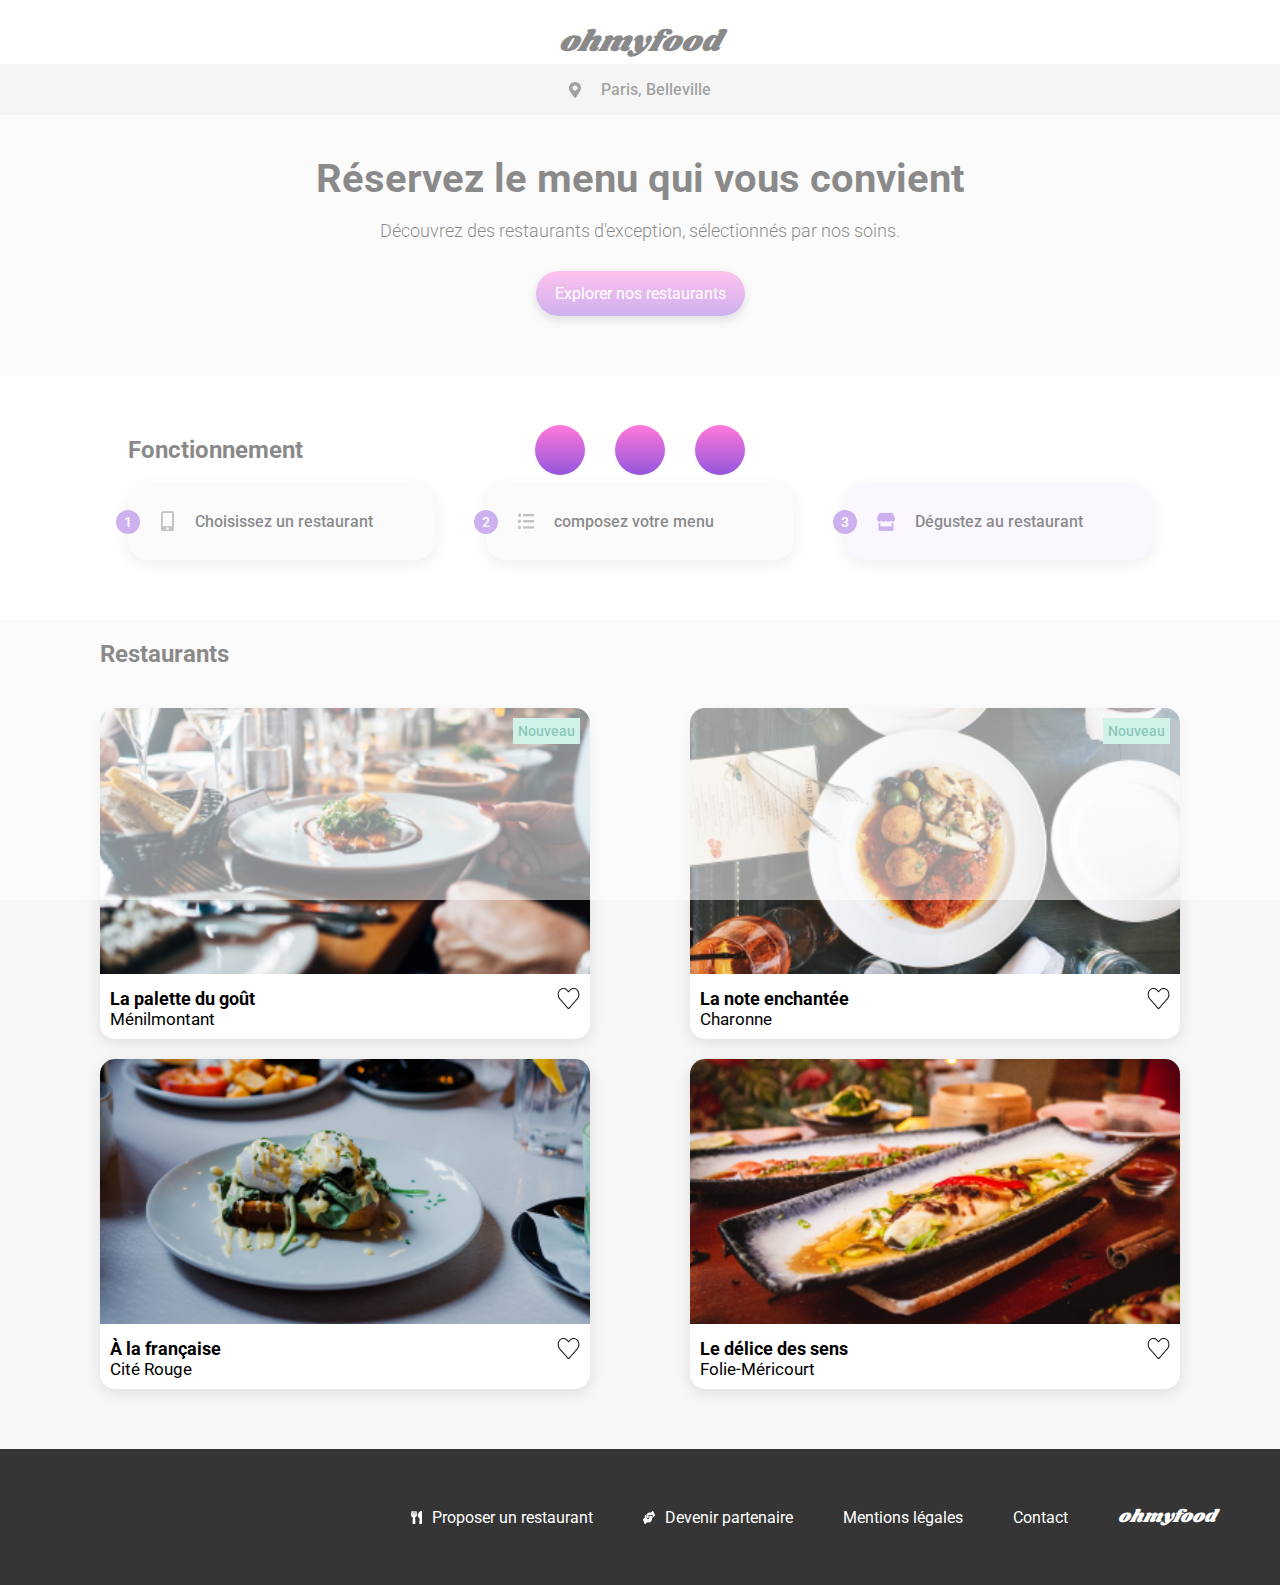
<file: index.html>
<!DOCTYPE html>
<html lang="en">
<head>
    <meta charset="UTF-8">
    <meta http-equiv="X-UA-Compatible" content="IE=edge">
    <meta name="viewport" content="width=device-width, initial-scale=1.0">
    <link rel="stylesheet" href="./Ohmyfood-main/css/style.css">
    <title>Ohmyfood</title>
</head>
<body>
    <div class="loader">
        <div class="dot un"></div>
        <div class="dot deux"></div>
        <div class="dot trois"></div>
    </div>
    <header>
        <h1>ohmyfood</h1>
    </header>
    <section class="section-1">
        <div class="section1-div1">
            <img src="./Ohmyfood-main/images/Pin.png" alt="localisation">
            <p>Paris, Belleville</p>
        </div>
        <div class="section1-div2">
            <h2 class="nomarge">Réservez le menu qui  vous convient</h2>
            <p>Découvrez des restaurants d'exception, sélectionnés par nos soins.</p>
            <a href="">Explorer nos restaurants</a>  
        </div>
    </section>
    <section class="section-2">
        <h2>Fonctionnement</h2>
        <div class="container-s2">
            <div>
                <p class="number">1</p>
                <img src="./Ohmyfood-main/images/mobile.png" alt="Mobile">
                <p>Choisissez un restaurant</p>
            </div>
            <div>
                <p class="number">2</p>
                <img src="./Ohmyfood-main/images/liste.png" alt="Liste">
                <p>composez votre menu</p>
            </div>
            <div>
                <p class="number">3</p>
                <img src="./Ohmyfood-main/images/market.png" alt="Market">
                <p>Dégustez au restaurant</p>
            </div>
        </div>
    </section>
    <section class="section-3">
        <h2 class="titre-section-3">Restaurants</h2>

    <div class="container-section3">
        <div class="container-card-section-3">
            <a href="./Ohmyfood-main/Menus/palette-goût.html">
                <div class="position-abso">
                    <p>Nouveau</p>
                </div>
                <img class="plat" src="./Ohmyfood-main/images/la-palette-du-gout.png" alt="plat">

                <div class="card-container">
                    <div>
                        <h2>La palette du goût</h2>
                        <p>Ménilmontant</p>
                    </div>
                    <div class="heart">
                        <img class="heart-visible" src="./Ohmyfood-main/images/heart-empty.png" alt="">
                        <img class="heart-hidden" src="./Ohmyfood-main/images/heart-full.png" alt="">
                    </div>
                </div>
            </a>
        </div>


        <div  class="container-card-section-3">
            <a href="./Ohmyfood-main/Menus/note-enchantée.html">
                <div class="position-abso">
                    <p>Nouveau</p>
                </div>
                <img class="plat" src="./Ohmyfood-main/images/la-note-enchantée.png" alt="plat">

                <div class="card-container">
                    <div >
                        <h2>La note enchantée</h2>
                        <p>Charonne</p>
                    </div>
                    <div class="heart">
                        <img class="heart-visible" src="./Ohmyfood-main/images/heart-empty.png" alt="">
                        <img class="heart-hidden" src="./Ohmyfood-main/images/heart-full.png" alt="">
                    </div>
                </div>
            </a>
        </div>


        <div class="container-card-section-3">
            <a href="./Ohmyfood-main/Menus/française.html">
                <img class="plat" src="./Ohmyfood-main/images/à-la-française.png" alt="plat">

                <div class="card-container">
                    <div>
                        <h2>À la française</h2>
                        <p>Cité Rouge</p>
                    </div>
                    <div class="heart">
                        <img class="heart-visible" src="./Ohmyfood-main/images/heart-empty.png" alt="">
                        <img class="heart-hidden" src="./Ohmyfood-main/images/heart-full.png" alt="">
                    </div>
                </div>
            </a>   
        </div>


        <div class="container-card-section-3">
            <a href="./Ohmyfood-main/Menus/délice-des-sens.html">
                <img class="plat" src="./Ohmyfood-main/images/le-délice-des-sens.png" alt="plat">

                <div class="card-container">
                    <div>
                        <h2>Le délice des sens</h2>
                        <p>Folie-Méricourt</p>
                    </div>
                    <div class="heart">
                        <img class="heart-visible" src="./Ohmyfood-main/images/heart-empty.png" alt="">
                        <img class="heart-hidden" src="./Ohmyfood-main/images/heart-full.png" alt="">
                    </div>
                </div>
            </a>
        </div>
    </div>

    </section>
 
    <footer>
            <div class="footer">
                <h3>ohmyfood</h3>
                <div class="logo">
                    <img src="./Ohmyfood-main/images/couteau-fourchette.png" alt="couteau-fourchette"> <p>Proposer un restaurant</p>
                </div>
                <div class="logo">
                    <img src="./Ohmyfood-main/images/Main.png" alt="Main"> <p>Devenir partenaire</p>
                </div>
                <p>Mentions légales </p>
                <p><a class="mailto" href="mailto:ohmyfood@hotmail.com" >Contact</a> </p>
        </div>
    </footer>
</body>
</html>
</file>
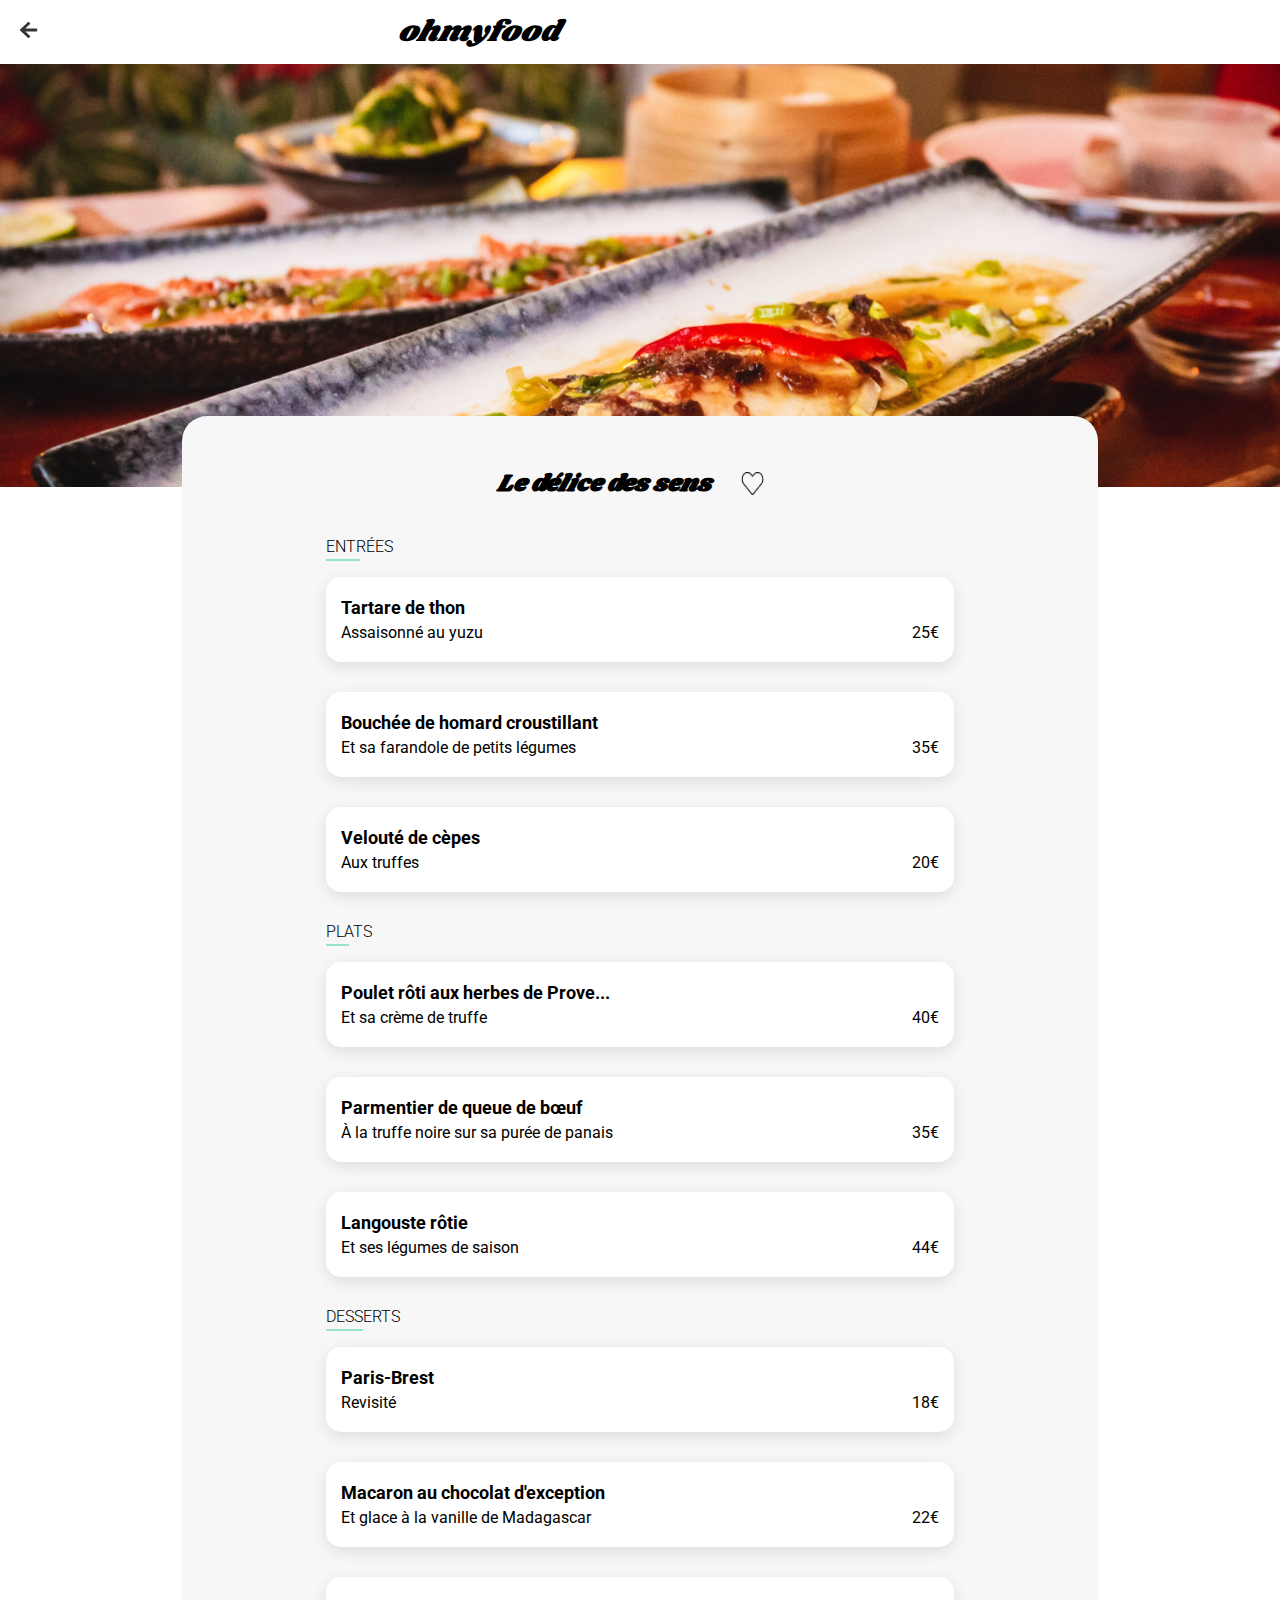
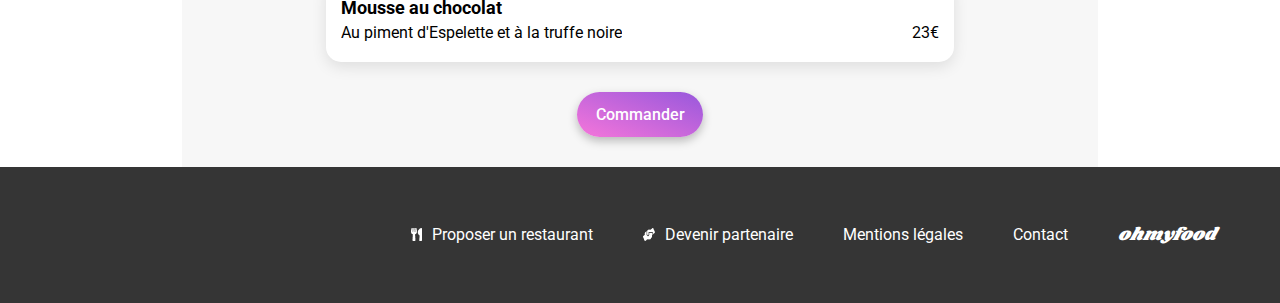
<file: Ohmyfood-main/Menus/délice-des-sens.html>
<!DOCTYPE html>
<html lang="en">
<head>
    <meta charset="UTF-8">
    <meta http-equiv="X-UA-Compatible" content="IE=edge">
    <meta name="viewport" content="width=device-width, initial-scale=1.0">
    <link rel="stylesheet" href="../css/style-menu.css">
    <title>Le délice des sens</title>
</head>
<body id="delice">
    <header>
        <div>
            <a href="../../index.html">
                <img src="../images/Fleche.png" alt="retour">
            </a>
        </div>
        <h1>ohmyfood</h1>
    </header>
    <section class="presentation"> 
        <img src="../images/le-délice-des-sens.png" alt="">
    </section>
    <section class="contenu">
        <div class="header-contenu">
            <h2>Le délice des sens</h2>
            <div class="heart">
                <img class="heart-visible" src="../images/heart-empty.png" alt="">
                <img class="heart-hidden" src="../images/heart-full.png" alt="">
            </div>
        </div>

        <div class="entrer">

        <h3>Entrées</h3>

        <div class="card-container">
            <div class="card-visible">
                <div  class="hoverflow">
                    <h4>Tartare de thon</h4>
                    <p>Assaisonné au yuzu</p>
                </div>
                <div class="prix"> 
                    <p>25€</p>
                </div>
            </div>
            <div class="div-hide">
                <img src="../images/Check.png" alt="">
            </div>
        </div>

        <div class="card-container">
            <div class="card-visible">
                <div  class="hoverflow">
                    <h4>Bouchée de homard croustillant</h4>
                    <p>Et sa farandole de petits légumes</p>
                </div>
                <div class="prix"> 
                    <p>35€</p>
                </div>
            </div>
            <div class="div-hide">
                <img src="../images/Check.png" alt="">
            </div>
        </div>

        <div class="card-container">
            <div class="card-visible">
                <div  class="hoverflow">
                    <h4>Velouté de cèpes</h4>
                    <p>Aux truffes</p>
                </div>
                <div class="prix"> 
                    <p>20€</p>
                </div>
            </div>
            <div class="div-hide">
                <img src="../images/Check.png" alt="">
            </div>
        </div>
    </div>

    <div class="middle">

        <h3 class="plats">Plats</h3>

        <div class="card-container">
            <div class="card-visible">
                <div  class="hoverflow">
                    <h4>Poulet rôti aux herbes de Prove...</h4>
                    <p>Et sa crème de truffe</p>
                </div>
                <div class="prix"> 
                    <p>40€</p>
                </div>
            </div>
            <div class="div-hide">
                <img src="../images/Check.png" alt="">
            </div>
        </div>

        <div class="card-container">
            <div class="card-visible">
                <div  class="hoverflow">
                    <h4> Parmentier de queue de bœuf </h4>
                    <p> À la truffe noire sur sa purée de panais</p>
                </div>
                <div class="prix"> 
                    <p>35€</p>
                </div>
            </div>
            <div class="div-hide">
                <img src="../images/Check.png" alt="">
            </div>
        </div>
        
        <div class="card-container">
            <div class="card-visible">
                <div  class="hoverflow">
                    <h4>Langouste rôtie</h4>
                    <p>Et ses légumes de saison</p>
                </div>
                <div class="prix"> 
                    <p>44€</p>
                </div> 
            </div>
            <div class="div-hide">
                <img src="../images/Check.png" alt="">
            </div>
        </div>
    </div>

    <div class="desserts">

        <h3>Desserts</h3>

        <div class="card-container">
            <div class="card-visible">
                <div  class="hoverflow">
                    <h4>Paris-Brest</h4>
                    <p>Revisité</p>
                </div>
                <div class="prix"> 
                    <p>18€</p>
                </div>
            </div>
            <div class="div-hide">
                <img src="../images/Check.png" alt="">
            </div>
        </div>

        <div class="card-container">
            <div class="card-visible">
                <div  class="hoverflow">
                    <h4> Macaron au chocolat d'exception </h4>
                    <p>Et glace à la vanille de Madagascar</p>
                </div>
                <div class="prix"> 
                    <p>22€</p>
                </div>
            </div>
            <div class="div-hide">
                <img src="../images/Check.png" alt="">
            </div>
        </div>

        <div class="card-container">
            <div class="card-visible">
                <div  class="hoverflow">
                    <h4> Mousse au chocolat</h4>
                    <p>Au piment d'Espelette et à la truffe noire</p>
                </div>
                <div class="prix"> 
                    <p>23€</p>
                </div>
            </div>
            <div class="div-hide">
                <img src="../images/Check.png" alt="">
            </div>
        </div>

        <div class="button">
            <button>Commander</button>
        </div>
    </div>

    </section>
    <footer>
        <div class="footer">
            <h3>ohmyfood</h3>
            <div class="logo">
                <img src="../images/couteau-fourchette.png" alt="couteau-fourchette"> <p>Proposer un restaurant</p>
            </div>
            <div class="logo">
                <img src="../images/Main.png" alt="Main"> <p>Devenir partenaire</p>
            </div>
            <p>Mentions légales </p>
            <p><a class="mailto" href="mailto:ohmyfood@hotmail.com" >Contact</a> </p>    </div>
</footer>
</body>
</html>
</file>
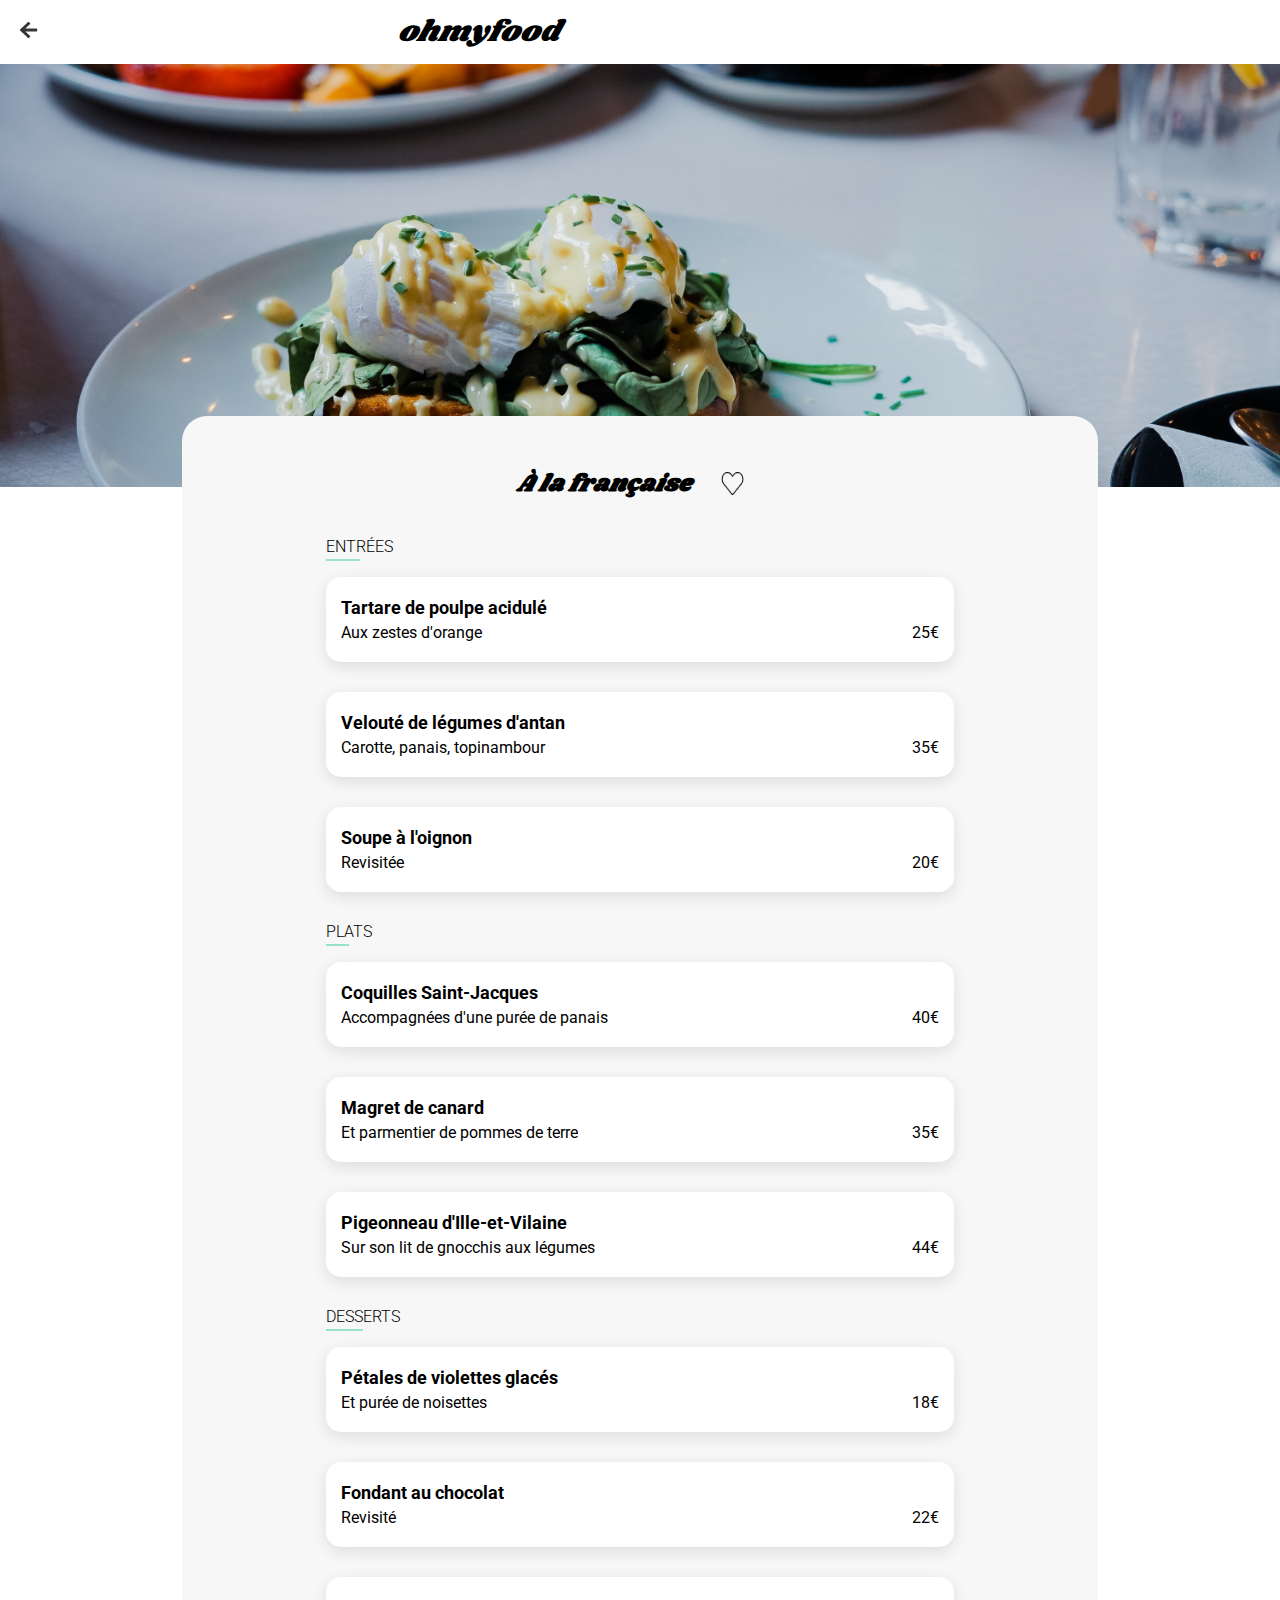
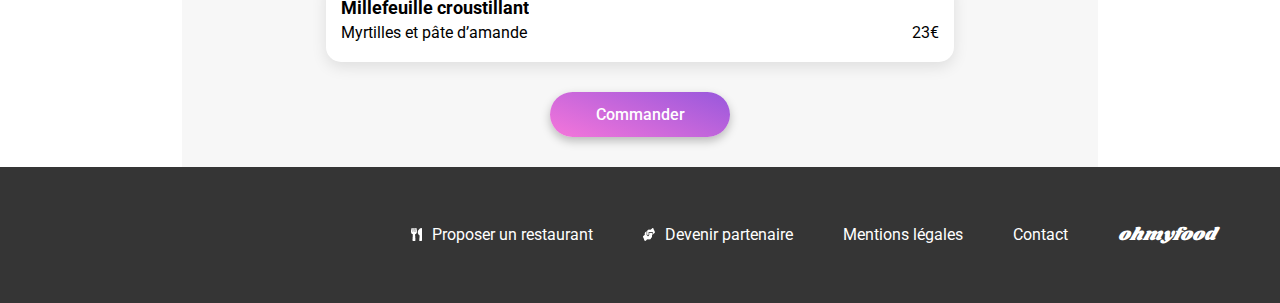
<file: Ohmyfood-main/Menus/française.html>
<!DOCTYPE html>
<html lang="en">
<head>
    <meta charset="UTF-8">
    <meta http-equiv="X-UA-Compatible" content="IE=edge">
    <meta name="viewport" content="width=device-width, initial-scale=1.0">
    <link rel="stylesheet" href="../css/style-menu.css">
    <title>À la française</title>
</head>
<body id="francaise">
    <header>
        <div>
            <a href="../../index.html">
                <img src="../images/Fleche.png" alt="retour">
            </a>
        </div>
        <h1>ohmyfood</h1>
    </header>
    <section class="presentation"> 
        <img src="../images/à-la-française.png" alt="">
    </section>
    <section class="contenu">
        <div class="header-contenu">
            <h2>À la française</h2>
            <div class="heart">
                <img class="heart-visible" src="../images/heart-empty.png" alt="">
                <img class="heart-hidden" src="../images/heart-full.png" alt="">
            </div>
        </div>

        <div class="entrer">

        <h3>Entrées</h3>

        <div class="card-container">
            <div class="card-visible">
                <div  class="hoverflow">
                    <h4>Tartare de poulpe acidulé</h4>
                    <p>Aux zestes d'orange</p>
                </div>
                <div class="prix"> 
                    <p>25€</p>
                </div>
            </div>
            <div class="div-hide">
                <img src="../images/Check.png" alt="">
            </div>
        </div>

        <div class="card-container">
            <div class="card-visible">
                <div  class="hoverflow">
                    <h4>Velouté de légumes d'antan</h4>
                    <p>Carotte, panais, topinambour</p>
                </div>
                <div class="prix"> 
                    <p>35€</p>
                </div>
            </div>
            <div class="div-hide">
                <img src="../images/Check.png" alt="">
            </div>
        </div>

        <div class="card-container">
            <div class="card-visible">
                <div  class="hoverflow">
                    <h4>Soupe à l'oignon</h4>
                    <p>Revisitée</p>
                </div>
                <div class="prix"> 
                    <p>20€</p>
                </div>
            </div>
            <div class="div-hide">
                <img src="../images/Check.png" alt="">
            </div>
        </div>
    </div>

    <div class="middle">

        <h3 class="plats">Plats</h3>

        <div class="card-container">
            <div class="card-visible">
                <div  class="hoverflow">
                    <h4>Coquilles Saint-Jacques</h4>
                    <p> Accompagnées d'une purée de panais </p>
                </div>
                <div class="prix"> 
                    <p>40€</p>
                </div>
            </div>
            <div class="div-hide">
                <img src="../images/Check.png" alt="">
            </div>
        </div>

        <div class="card-container">
            <div class="card-visible">
                <div  class="hoverflow">
                    <h4> Magret de canard</h4>
                    <p> Et parmentier de pommes de terre</p>
                </div>
                <div class="prix"> 
                    <p>35€</p>
                </div>
            </div>
            <div class="div-hide">
                <img src="../images/Check.png" alt="">
            </div>
        </div>

        <div class="card-container">
            <div class="card-visible">
                <div  class="hoverflow">
                    <h4> Pigeonneau d'Ille-et-Vilaine</h4>
                    <p>Sur son lit de gnocchis aux légumes</p>
                </div>
                <div class="prix"> 
                    <p>44€</p>
                </div>
            </div>
            <div class="div-hide">
                <img src="../images/Check.png" alt="">
            </div>
        </div>
    </div>

    <div class="desserts">

        <h3>Desserts</h3>

        <div class="card-container">
            <div class="card-visible">
                <div  class="hoverflow">
                    <h4>Pétales de violettes glacés</h4>
                    <p>Et purée de noisettes</p>
                </div>
                <div class="prix"> 
                    <p>18€</p>
                </div>
            </div>
            <div class="div-hide">
                <img src="../images/Check.png" alt="">
            </div>
        </div>

        <div class="card-container">
            <div class="card-visible">
                <div  class="hoverflow">
                    <h4>Fondant au chocolat</h4>
                    <p>Revisité</p>
                </div>
                <div class="prix"> 
                    <p>22€</p>
                </div>
            </div>
            <div class="div-hide">
                <img src="../images/Check.png" alt="">
            </div>
        </div>

        <div class="card-container">
            <div class="card-visible">
                <div  class="hoverflow">
                    <h4>Millefeuille croustillant</h4>
                    <p>Myrtilles et pâte d’amande</p>
                </div>
                <div class="prix"> 
                    <p>23€</p>
                </div>
            </div>
            <div class="div-hide">
                <img src="../images/Check.png" alt="">
            </div>
        </div>
    </div>

        <div class="button">
            <button>Commander</button>
        </div>

    </section>
    <footer>
        <div class="footer">
            <h3>ohmyfood</h3>
            <div class="logo">
                <img src="../images/couteau-fourchette.png" alt="couteau-fourchette"> <p>Proposer un restaurant</p>
            </div>
            <div class="logo">
                <img src="../images/Main.png" alt="Main"> <p>Devenir partenaire</p>
            </div>
            <p>Mentions légales </p>
            <p><a class="mailto" href="mailto:ohmyfood@hotmail.com" >Contact</a> </p>    </div>
</footer>
</body>
</html>
</file>
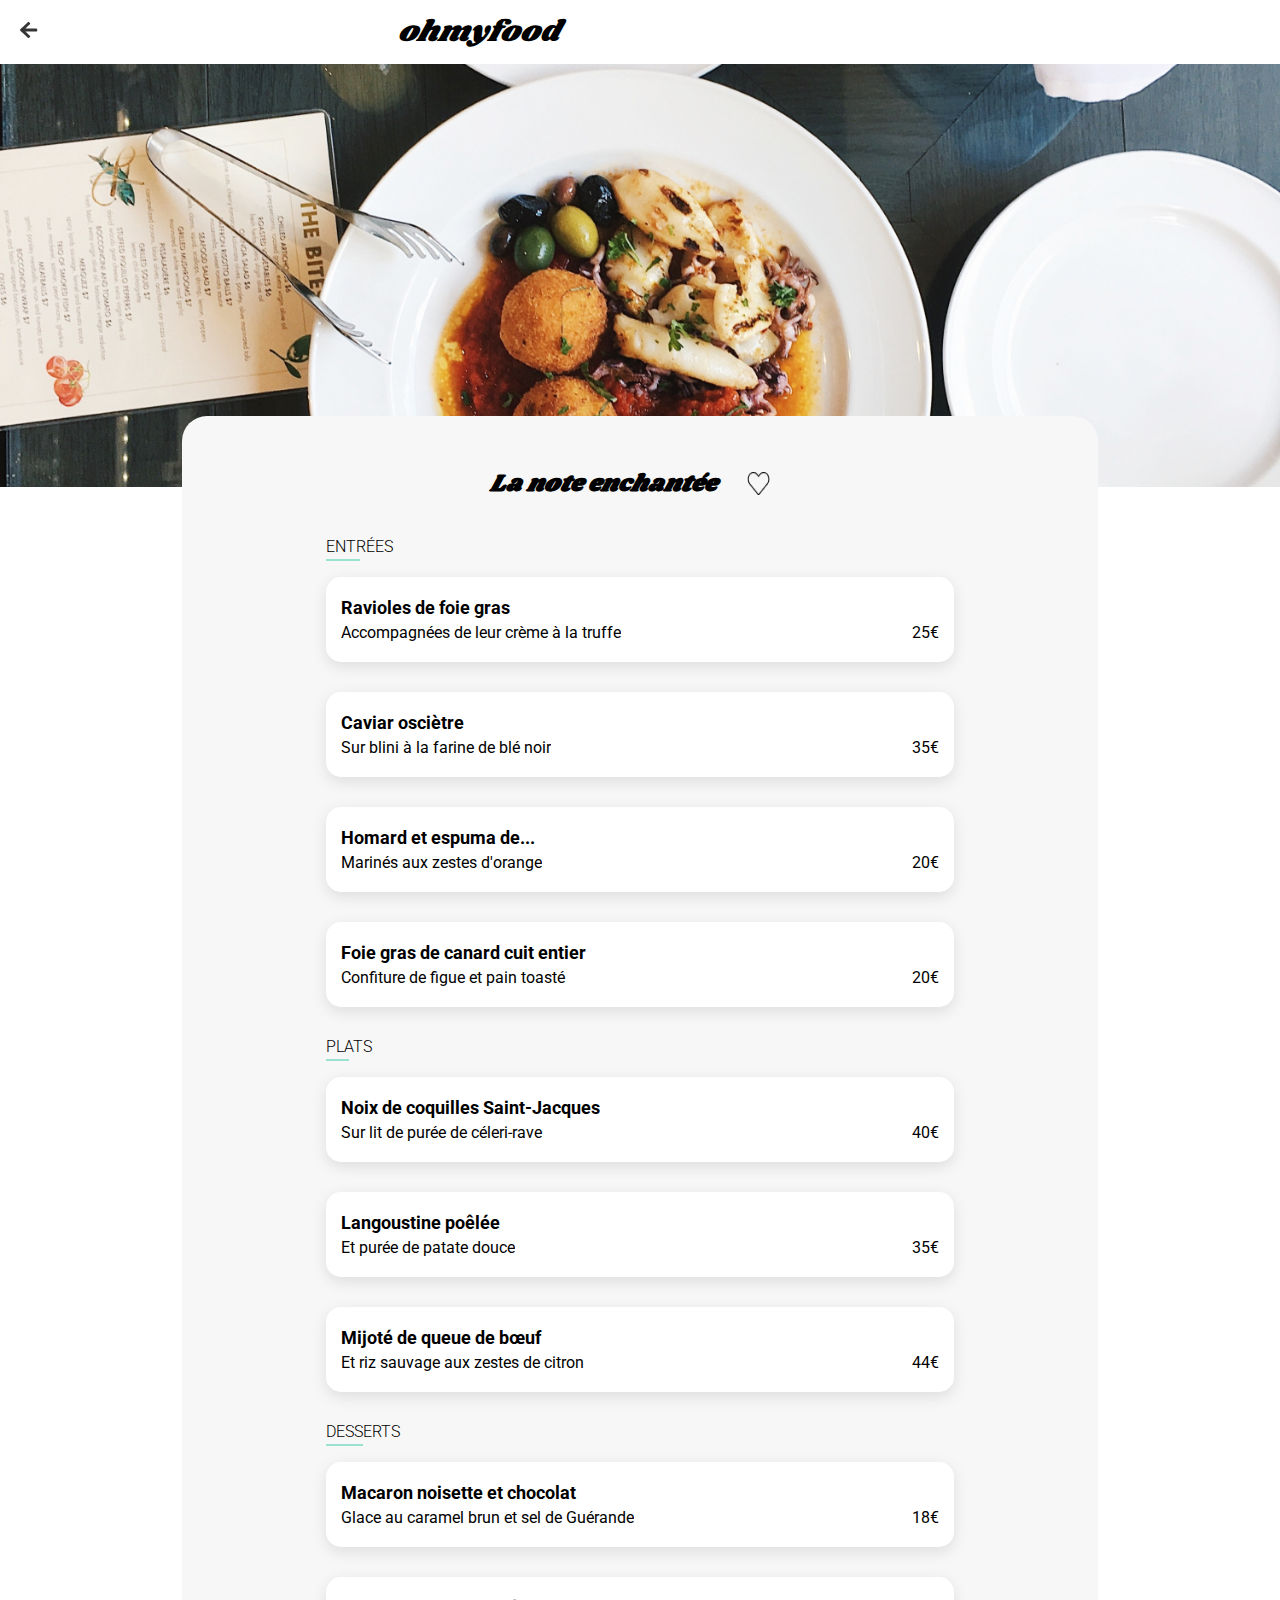
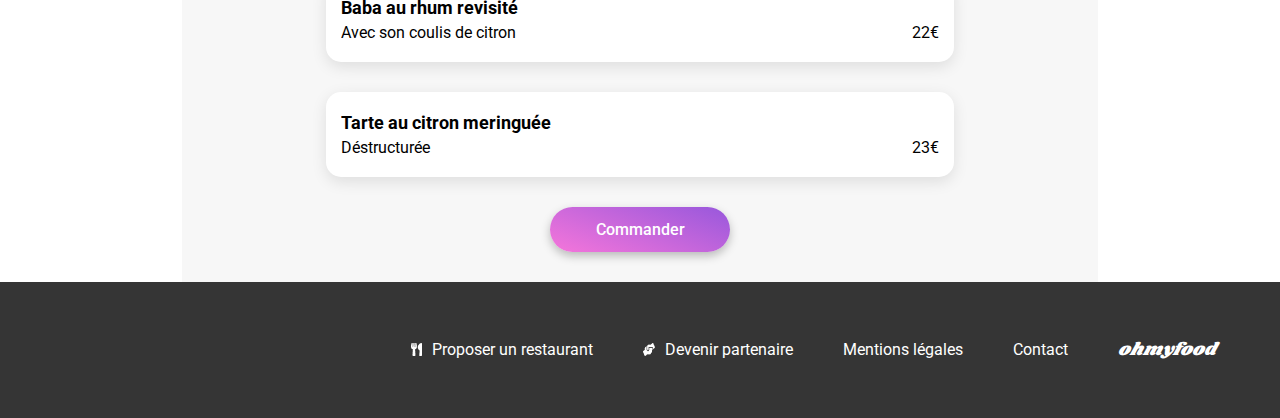
<file: Ohmyfood-main/Menus/note-enchantée.html>
<!DOCTYPE html>
<html lang="en">
<head>
    <meta charset="UTF-8">
    <meta http-equiv="X-UA-Compatible" content="IE=edge">
    <meta name="viewport" content="width=device-width, initial-scale=1.0">
    <link rel="stylesheet" href="../css/style-menu.css">
    <title>La note enchantée</title>
</head>
<body id="enchanter">
    <header>
        <div>
            <a href="../../index.html">
                <img src="../images/Fleche.png" alt="retour">
            </a>
        </div>
        <h1>ohmyfood</h1>
    </header>
    <section class="presentation"> 
        <img src="../images/la-note-enchantée.png" alt="">
    </section>
    <section class="contenu">
        <div class="header-contenu">
            <h2>La note enchantée</h2>
            <div class="heart">
                <img class="heart-visible" src="../images/heart-empty.png" alt="">
                <img class="heart-hidden" src="../images/heart-full.png" alt="">
            </div>
        </div>

    <div class="entrer">

        <h3>Entrées</h3>

        <div class="card-container">
            <div class="card-visible">
                <div  class="hoverflow">
                    <h4>Ravioles de foie gras </h4>
                    <p>Accompagnées de leur crème à la truffe</p>
                </div>
                <div class="prix"> 
                    <p>25€</p>
                </div>
            </div>
            <div class="div-hide">
                <img src="../images/Check.png" alt="">
            </div>
        </div>

        <div class="card-container">
            <div class="card-visible">
                <div  class="hoverflow">
                    <h4>Caviar osciètre </h4>
                    <p>Sur blini à la farine de blé noir</p>
                </div>
                <div class="prix"> 
                    <p>35€</p>
                </div>
            </div>
            <div class="div-hide">
                <img src="../images/Check.png" alt="">
            </div>
        </div>

        <div class="card-container">
            <div class="card-visible">
                <div  class="hoverflow">
                    <h4>Homard et espuma de...</h4>
                    <p>Marinés aux zestes d'orange</p>
                </div>
                <div class="prix"> 
                    <p>20€</p>
                </div>
            </div>
            <div class="div-hide">
                <img src="../images/Check.png" alt="">
            </div>
        </div>

        <div class="card-container">
            <div class="card-visible">
                <div  class="hoverflow">
                    <h4>Foie gras de canard cuit entier</h4>
                    <p>Confiture de figue et pain toasté</p>
                </div>
                <div class="prix"> 
                    <p>20€</p>
                </div>
            </div>
            <div class="div-hide">
                <img src="../images/Check.png" alt="">
            </div>
        </div>
    </div>

    <div class="middle">

        <h3 class="plats">Plats</h3>

        <div class="card-container">
            <div class="card-visible">
                <div  class="hoverflow">
                    <h4>Noix de coquilles Saint-Jacques</h4>
                    <p>Sur lit de purée de céleri-rave</p>
                </div>
                <div class="prix"> 
                    <p>40€</p>
                </div>
            </div>
            <div class="div-hide">
                <img src="../images/Check.png" alt="">
            </div>
        </div>

        <div class="card-container">
            <div class="card-visible">
                <div  class="hoverflow">
                    <h4>Langoustine poêlée</h4>
                    <p>Et purée de patate douce</p>
                </div>
                <div class="prix"> 
                    <p>35€</p>
                </div>
            </div>
            <div class="div-hide">
                <img src="../images/Check.png" alt="">
            </div>
        </div>

        <div class="card-container">
            <div class="card-visible">
                <div  class="hoverflow">
                    <h4>Mijoté de queue de bœuf </h4>
                    <p>Et riz sauvage aux zestes de citron</p>
                </div>
                <div class="prix"> 
                    <p>44€</p>
                </div>
            </div>
            <div class="div-hide">
                <img src="../images/Check.png" alt="">
            </div>
        </div>
    </div>

    <div class="desserts">

        <h3>Desserts</h3>

        <div class="card-container">
            <div class="card-visible">
                <div  class="hoverflow">
                    <h4>Macaron noisette et chocolat</h4>
                    <p>Glace au caramel brun et sel de Guérande</p>
                </div>
                <div class="prix"> 
                    <p>18€</p>
                </div>
            </div>
            <div class="div-hide">
                <img src="../images/Check.png" alt="">
            </div>
        </div>

        <div class="card-container">
            <div class="card-visible">
                <div  class="hoverflow">
                    <h4>Baba au rhum revisité </h4>
                    <p>Avec son coulis de citron</p>
                </div>
                <div class="prix"> 
                    <p>22€</p>
                </div>
            </div>
            <div class="div-hide">
                <img src="../images/Check.png" alt="">
            </div>
        </div>

        <div class="card-container">
            <div class="card-visible">
                <div  class="hoverflow">
                    <h4>Tarte au citron meringuée </h4>
                    <p>Déstructurée</p>
                </div>
                <div class="prix"> 
                    <p>23€</p>
                </div>
            </div>
            <div class="div-hide">
                <img src="../images/Check.png" alt="">
            </div>
        </div>
    </div>
        
        <div class="button">
            <button>Commander</button>
        </div>

    </section>
    <footer>
        <div class="footer">
            <h3>ohmyfood</h3>
            <div class="logo">
                <img src="../images/couteau-fourchette.png" alt="couteau-fourchette"> <p>Proposer un restaurant</p>
            </div>
            <div class="logo">
                <img src="../images/Main.png" alt="Main"> <p>Devenir partenaire</p>
            </div>
            <p>Mentions légales </p>
            <p><a class="mailto" href="mailto:ohmyfood@hotmail.com" >Contact</a> </p>    </div>
</footer>
</body>
</html>
</file>
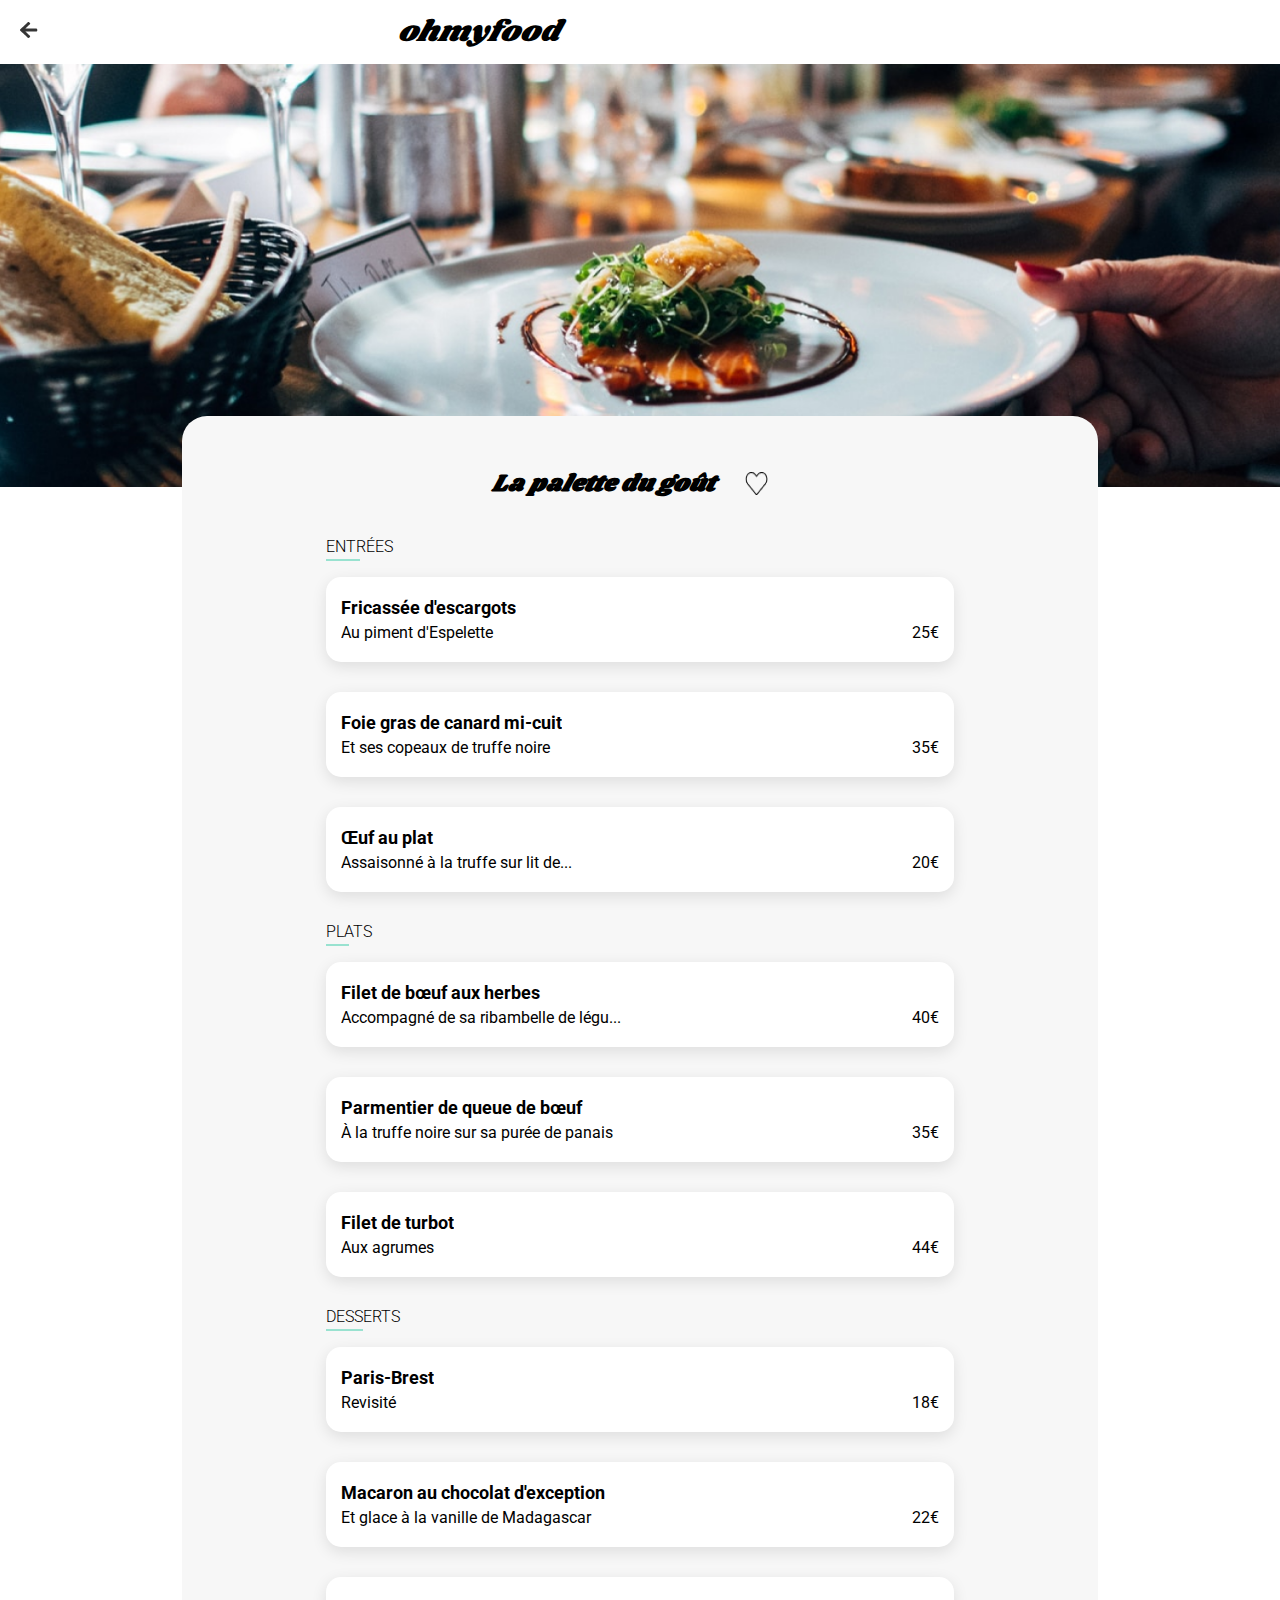
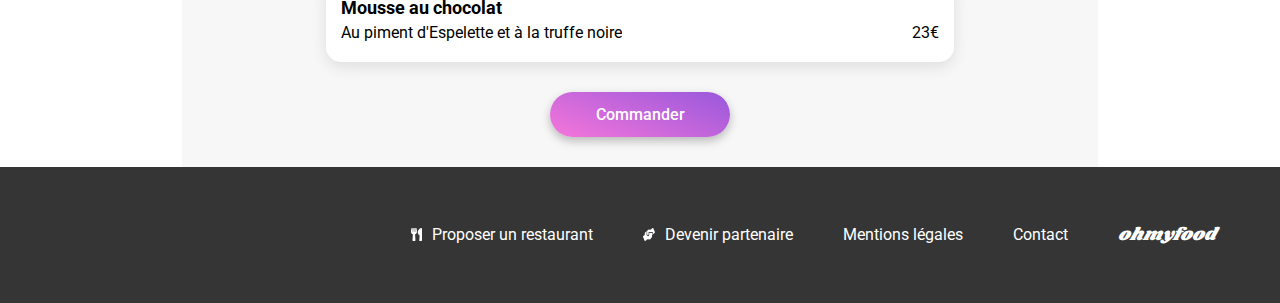
<file: Ohmyfood-main/Menus/palette-goût.html>
<!DOCTYPE html>
<html lang="fr">
<head>
    <meta charset="UTF-8">
    <meta http-equiv="X-UA-Compatible" content="IE=edge">
    <meta name="viewport" content="width=device-width, initial-scale=1.0">
    <link rel="stylesheet" href="../css/style-menu.css">
    <title>La palette du goût</title>
</head>
<body id="palette">
    <header>
        <div>
            <a href="../../index.html">
                <img src="../images/Fleche.png" alt="retour">
            </a>
        </div>
        <h1>ohmyfood</h1>
    </header>
    <section class="presentation"> 
        <img src="../images/palette-du-gout.png" alt="">
    </section>
    <section class="contenu">
        <div class="header-contenu">
            <h2>La palette du goût</h2>
            <div class="heart">
                <img class="heart-visible" src="../images/heart-empty.png" alt="">
                <img class="heart-hidden" src="../images/heart-full.png" alt="">
            </div>
        </div>

    <div class="entrer">

        <h3>Entrées</h3>

        <div class="card-container">
            <div class="card-visible">
                <div  class="hoverflow">
                    <h4> Fricassée d'escargots </h4>
                    <p> Au piment d'Espelette</p>
                </div>
                <div class="prix"> 
                    <p>25€</p>
                </div> 
            </div>
            <div class="div-hide">
                <img src="../images/Check.png" alt="">
            </div>
        </div>

        <div class="card-container">
            <div class="card-visible">
                <div class="hoverflow">
                    <h4>Foie gras de canard mi-cuit </h4>
                    <p> Et ses copeaux de truffe noire </p>
                </div>
                <div class="prix"> 
                    <p>35€</p>
                </div> 
            </div>
            <div class="div-hide">
                <img src="../images/Check.png" alt="">
            </div>
        </div>

        <div class="card-container">
            <div class="card-visible">
                <div  class="hoverflow">
                    <h4>Œuf au plat </h4>
                    <p>Assaisonné à la truffe sur lit de... </p>
                </div>
                <div class="prix"> 
                    <p>20€</p>
                </div> 
            </div>
                <div class="div-hide">
                    <img src="../images/Check.png" alt="">
                </div>
        </div>
    </div>

    <div class="middle">

        <h3 class="plats">Plats</h3>

        <div class="card-container">
            <div class="card-visible">
                <div  class="hoverflow">
                    <h4>Filet de bœuf aux herbes</h4>
                    <p> Accompagné de sa ribambelle de légu... </p>
                </div>
                <div class="prix"> 
                    <p>40€</p>
                </div>    
            </div>
            <div class="div-hide">
                <img src="../images/Check.png" alt="">
            </div>
        </div>

        <div class="card-container">
            <div class="card-visible">
                <div  class="hoverflow">
                    <h4> Parmentier de queue de bœuf </h4>
                    <p> À la truffe noire sur sa purée de panais</p>
                </div>
                <div class="prix"> 
                    <p>35€</p>
                </div> 
            </div>
            <div class="div-hide">
                <img src="../images/Check.png" alt="">
            </div>
        </div>

        <div class="card-container">
            <div class="card-visible">
                <div  class="hoverflow">
                    <h4> Filet de turbot</h4>
                    <p>Aux agrumes</p>
                </div>
                <div class="prix"> 
                    <p>44€</p>
                </div>   
            </div>
            <div class="div-hide">
                <img src="../images/Check.png" alt="">
            </div>
        </div>
    </div>

    <div class="desserts">

        <h3>Desserts</h3>

        <div class="card-container">
            <div class="card-visible">
                <div  class="hoverflow">
                    <h4>Paris-Brest</h4>
                    <p>Revisité</p>
                </div>
                <div class="prix"> 
                    <p>18€</p>
                </div>
            </div>
            <div class="div-hide">
                <img src="../images/Check.png" alt="">
            </div>
        </div>

        <div class="card-container">
            <div class="card-visible">
                <div  class="hoverflow">
                    <h4> Macaron au chocolat d'exception </h4>
                    <p>Et glace à la vanille de Madagascar</p>
                </div>
                <div class="prix"> 
                    <p>22€</p>
                </div>  
            </div>
            <div class="div-hide">
                <img src="../images/Check.png" alt="">
            </div>
        </div>

        <div class="card-container">
            <div class="card-visible">
                <div class="hoverflow">
                    <h4> Mousse au chocolat</h4>
                    <p>Au piment d'Espelette et à la truffe noire</p>
                </div>
                <div class="prix"> 
                    <p>23€</p>
                </div>
            </div>
            <div class="div-hide">
                <img src="../images/Check.png" alt="">
            </div>
        </div>
    </div>    
        <div class="button">
            <button>Commander</button>
        </div>

    </section>
    <footer>
        <div class="footer">
            <h3>ohmyfood</h3>
            <div class="logo">
                <img src="../images/couteau-fourchette.png" alt="couteau-fourchette"> <p>Proposer un restaurant</p>
            </div>
            <div class="logo">
                <img src="../images/Main.png" alt="Main"> <p>Devenir partenaire</p>
            </div>
            <p>Mentions légales </p>
            <p><a class="mailto" href="mailto:ohmyfood@hotmail.com" >Contact</a> </p>    </div>
</footer>
</body>
</html>
</file>
<file: Ohmyfood-main/css/style.css>
@import url('https://fonts.googleapis.com/css2?family=Poppins:wght@500&family=Raleway&family=Shrikhand&display=swap');
@import url('https://fonts.googleapis.com/css2?family=Poppins:wght@500&family=Raleway&family=Roboto:ital@1&family=Shrikhand&display=swap');
@import url('https://fonts.googleapis.com/css2?family=Roboto&display=swap');

body {
    margin: 0;
    padding: 0;
    font-family: 'Roboto';
    position: relative;
}

.nomarge {
    margin: 0;
}
/* header*/

header {
    box-shadow: 0px 2px 4px rgba(0, 0, 0, 0.15);

}
h1 {
    font-family: 'Shrikhand', cursive;
    font-weight: 400;
    font-size: 30px;
    text-align: center;
    font-style: italic;
    margin-bottom: 0;
}


/* section 1*/

.section1-div1{
    background-color: #EAEAEA;
    display: flex;
    justify-content: center;
    gap: 20px;
    box-shadow: 0px 2px 4px rgba(0, 0, 0, 0.15);

}

.section1-div1 img {
    object-fit: contain;
}

.section1-div1 p {
    font-family: 'Roboto', sans-serif;
    font-weight: 500;
    font-size: 16px;
    color: #353535;
}

.section1-div2 {
    background-color:  #F6F6F6;
    padding-top: 40px;
    padding-bottom: 60px;
    
}

.section1-div2 h2 {
    text-align: center;
    font-family: 'Roboto', 'sans-serif';
    font-weight: 700;
    font-size: 24px;
    width: 70%;
    margin: auto;
}

.section1-div2 p {
    text-align: center;
    font-family: 'Roboto', 'sans-serif';
    font-weight: 300;
    font-size: 18px;
    margin-bottom: 30px;
}

.section1-div2 a {
    display: flex;
    justify-content: center;
    background: linear-gradient(#FF79DA ,  #9356DC);
    width: max-content;
    margin: auto;
    padding: 13px 19px;
    border-radius: 25px;
    box-shadow: 0px 4px 10px rgba(0, 0, 0, 0.25);
    color: white;
    text-decoration: none;
}
/* fin */

/* section 2 */

.section-2 {
    padding:40px 20px 60px 20px;
}

.section-2 h2{
    font-family: 'Roboto', 'sans-serif';
    font-weight: 700;
    font-size: 24px;
}

.container-s2 {
    display: flex;
    flex-direction: column;
    gap: 20px;
   
}

.container-s2 div {
    display: flex;
    flex-direction: row;
    background-color: #F6F6F6;
    gap: 20px;
    border-radius: 20px;
    padding: 12px 0;
    font-family: 'Roboto' , 'sans-serif';
    color: #000000;
    font-size: 16px;
    font-weight: 500;
    box-shadow: 0px 4px 15px rgba(0, 0, 0, 0.15);
}

.container-s2 div:last-child {
    background-color: #F5EDFF;
}

.container-s2 img {
    object-fit: contain;
}

.container-s2 .number {
    height: 24px;
    width: 24px;
    background-color: #9356DC;
    display: flex;
    justify-content: center;
    align-items: center;
    border-radius:50px;
    color: #FFFFFF;
    font-size: 14px;
    margin-left: -12px;
}

/* fin */

/* section 3 */

.section-3 {
    display: flex;
    align-items: center;
    flex-direction: column;
    gap: 20px;
    background-color:#F7F7F7 ;
    padding-bottom: 60px ;
}

.container-section3 {
    display: flex;
    flex-direction: row;
    gap: 20px 100px;
    align-items: center;
    flex-wrap: wrap;
    justify-content: center;
}

.container-card-section-3 a {
    color: black;
    text-decoration: none;
}

.section-3 .container-card-section-3 {
    border-radius: 15px;
    background-color: #ffffff;
    position: relative;
    width: 100%;
    max-width: 490px;
    box-shadow: 0px 4px 15px rgba(0, 0, 0, 0.1);
}
.section-3 .titre-section-3 {
    max-width: 1080px;
    width: 100%;
}

.section-3 .card-container h2 {
    font-size: 18px;
}

.section-3 .card-container p {
    font-size: 17px;
}

.section-3 .container-card-section-3 .plat {
    border-radius: 15px 15px 0 0 ;
    width: 100%;
}


.section-3 div .card-container {
    display: flex;
    padding: 10px;
    justify-content: space-between;
}


.section-3 .position-abso {
    position: absolute;
    top: 10px;
    right: 10px;
    background-color: #99E2D0;
    padding: 5px;
}

.section-3 .position-abso p {
    margin: 0;
    color: #008766;
    font-size: 14px;
    font-weight: 500;
}


.section-3 div div div p , .section-3 div div div h2{
    margin: 0;
}
.section-3 div div img {
    object-fit: contain;
}

/*   fin   */

/*   footer   */

footer {
    background-color: #353535;

}

.footer {
    width: 90%;
    margin: auto;
    padding-bottom: 20px;
}

footer h3 {
    font-family: 'Shrikhand';
    color: white;
    font-style: italic;
    font-size: 18px;
    margin: 0;
    padding: 5px 0;
    font-weight: 400;
}

.logo {
    display: flex ;
    flex-direction: row;
    gap: 10px;
}

.logo img {
    object-fit: contain;
}

.footer p {
    margin: 5px;
    color: white;
}

/* animation */

.heart {
    position: relative;
    display: inline-block;
    width: 23px;
    height: 23px; 
    overflow: hidden;
  }
  
  .heart-visible, .heart-hidden {
    position: absolute;
    top: 0;
    left: 0;
    width: 100%;
    display: flex;
    justify-content: center;
    align-items: flex-end; 
    font-size: 48px; 
  }
  
  .heart-hidden {
    opacity: 0;
    height: 0%;
    transition: height 0.9s ease, opacity 0.9s ease;
  }
  
  .heart:hover .heart-visible {
    opacity: 0;
    transition: height 0.9s ease, opacity 0.9s ease;
  }
  
  .heart:hover .heart-hidden {
    opacity: 1;
    height: 100%;
    transition: height 0.9s ease, opacity 0.9s ease;
  }
  

/*   loader   */



.dot {
    width: 50px;
    height: 50px;
    border-radius: 50%;
    background: linear-gradient(#FF79DA , #9356DC);
    margin: 0 15px;
    animation: loader  3s ;
    animation-iteration-count: 1;
}

.dot.deux {
    animation-delay: 0.05s ;
}

.dot.trois {
    animation-delay: 0.1s ;
}
.loader{
    position : fixed;
    z-index: 9999;
    background : rgba(255, 255, 255, 0.541);
    top : 0px;
    left : 0px;
    height : 100%;
    width : 100%;
    display: flex;
    animation: disablead;
    animation-delay: 2s;
    justify-content: center;
    align-items: center;
    animation-fill-mode: both;
}

.mailto {
    color: white;
    text-decoration: none;
}


@keyframes disablead {
    to {
        transform: scale(0);
    }
}
@keyframes loader {
  
    100% {
        transform: translateY(0px);
    }
    90% {
        transform: translateY(30px);
    }

    80% {
        transform: translateY(0px);
    }

    70%{
        transform: translateY(30px);
    } 
    60% {
        transform: translateY(0px);
    }

    50% {
        transform: translateY(30px);
    }

    40%{
        transform: translateY(0px);
    }
    30% {
        transform: translateY(30px);
    }

    20% {
        transform: translateY(0px);
    }

    10%{
        transform: translateY(30px);
    }
}
@media screen and (min-width: 768px) {
    body {
    }
    /*   section-1   */
    .section1-div2 h2{
        font-size: 40px;
    }

    /*   section-2   */
    .section-2 {
        width: 80%;
        margin: auto;
    }
    .container-s2 {
        flex-direction: row;
        justify-content: space-between;
    }
    .container-s2 div {
        width: 30%;
    }

   
    /*   footer   */

    .footer {
        display: flex;
        padding: 50px 0;
        justify-content: end;
        text-align: end;
        align-items: center;
        gap: 50px;
    }
    
    .footer img {
        object-fit: scale-down;
    }
    .footer h3 {
        order: 5;
    }
    
    .footer p {
        margin:0;
    }
    
    .footer .logo p {
        width:  fit-content;
    }
    
    .footer .logo {
        justify-content: end;
    }
}

@media screen and (max-width :767px){
 /* section-3 */

 .container-section3 {
    flex-direction: row;
    width: 90%;
    gap: 30px;
}

}

@media screen and (max-width: 1079px){
    .section-3 .titre-section-3 {
        max-width: 490px;
        width: 100%;
    }
}

@media screen and (max-width : 551px) {
    .section-3 .titre-section-3 {
        width: 90%;
    }
}
</file>
<file: Ohmyfood-main/css/style-menu.css>
@import url('https://fonts.googleapis.com/css2?family=Poppins:wght@500&family=Raleway&family=Shrikhand&display=swap');
@import url('https://fonts.googleapis.com/css2?family=Poppins:wght@500&family=Raleway&family=Roboto:ital@1&family=Shrikhand&display=swap');
@import url('https://fonts.googleapis.com/css2?family=Roboto&display=swap');

body {
    margin: 0;
    padding: 0;
    font-family: 'Roboto';

}

/*   header   */

header {
    display: flex;
    align-items: center;
}

header div {
    width: 30%;
    padding: 0 0 0 20px;
}

header h1 {
    width: 70%;
    font-size: 30px;
    font-weight: 400;
    font-family: 'Shrikhand';
    font-style: italic;
    margin: 10px 0;
}

/*   fin   */

/*   section-1   */

.presentation img{
    min-height: 375px;
    object-fit: cover;
    width: 100%;
    z-index: -1;
}



/*   fin   */

/*   section 2   */

.contenu {
    border-radius: 25px 25px 0 0 ;
    margin-top: -75px;
    background-color: #F7F7F7;
    padding: 30px 10px ;
    z-index: 2;
    position: relative;
}

.header-contenu {
    display: flex;
    justify-content: space-between;
    padding: 0 20px 0 0;
    font-family: 'Shrikhand';
    font-weight: 400;
    font-style: italic;
}




.heart {
    position: relative;
    display: inline-block;
    width: 23px;
    height: 23px; 
    overflow: hidden;
  }
  
  .heart-visible, .heart-hidden {
    position: absolute;
    top: 0;
    left: 0;
    width: 100%;
    display: flex;
    justify-content: center;
    align-items: flex-end; 
    font-size: 48px; 
  }
  
  .heart-hidden {
    opacity: 0;
    height: 0%;
    transition: height 0.9s ease, opacity 0.9s ease;
  }
  
  .heart:hover .heart-visible {
    opacity: 0;
    transition: height 0.9s ease, opacity 0.9s ease;
  }
  
  .heart:hover .heart-hidden {
    opacity: 1;
    height: 100%;
    transition: height 0.9s ease, opacity 0.9s ease;
  }
.contenu h3{
    position: relative;
    width: fit-content;
    text-transform: uppercase;
    padding-bottom: 5px;
    font-family: 'Roboto';
    font-weight: 300;
    font-size: 16px;
}
.contenu .plats {
    margin-left: 50px;
}
.contenu h3::after {
    width: 50%;
    position: absolute;
    bottom: 0;
    left: 0;
    content: '';
    height: 2px;
    background-color: #99E2D0;
}
/*   fin   */

/*   card-container   */

.card-container {
    display: flex;
    flex-direction: row;
    justify-content: space-between;
    background-color: white;
    margin-bottom: 30px;
    padding: 15px;
    border-radius: 15px;
    box-shadow: 0px 4.01149px 15.0431px rgba(0, 0, 0, 0.1);
    font-family: 'Roboto';
}

.card-container .prix {
    display: flex;
    align-items: flex-end;
    font-weight: bold;
    font-size: 15px;
}

.card-container h4 , .card-container p {
    margin:5px 0;
}

.card-container h4 {
    font-weight: bold;
    font-size: 18px;
}

.card-container p  {
    font-weight: 400;
    font-size: 16px;
}

.button {
    display: flex;
    justify-content: center;
    
}

.button button {
    background: linear-gradient(200.64deg, #9356DC -5.2%, #FF79DA 110.74%);
    box-shadow: 0px 4px 10px rgba(0, 0, 0, 0.25);
    border-radius: 25px;
    padding: 13px 16px;
    width: 50%;
    color: white;
    border: none;
    font-family:'Roboto' ;
    font-weight: 500;
    font-size: 16px;
    transition: all ease .3s;
}

.button button:hover {
    background: linear-gradient(0deg, rgba(255, 255, 255, 0.15), rgba(255, 255, 255, 0.15)), linear-gradient(200.64deg, #9356DC -5.2%, #FF79DA 110.74%);
    box-shadow: 0px 4px 15px rgba(0, 0, 0, 0.35);
    transition: all ease .3s;
}


/*   footer   */

footer {
    background-color: #353535;

}

.footer {
    width: 90%;
    margin: auto;
    padding-bottom: 20px;
}

footer h3 {
    font-family: 'Shrikhand';
    color: white;
    font-style: italic;
    font-size: 18px;
    margin: 0;
    padding: 5px 0;
    font-weight: 400;
}

.logo {
    display: flex ;
    flex-direction: row;
    gap: 10px;
}

.logo img {
    object-fit: contain;
}

.footer p {
    margin: 5px;
    color: white;
}

/** animation **/

.heart-hidden {
    position: absolute;
    opacity: 0;
}

.heart:active .heart-visible {
    opacity: 0;
}

.mailto {
    color: white;
    text-decoration: none;
}

.heart:active .heart-hidden{
    opacity: 1;
    transition: ease all .3s;
}

.heart-visible {
    position: relative;
}

.heart {
    display: flex;
    justify-content: center;
    align-self: center;
}


.div-hide {
    background-color: #99E2D0;
    margin: -15px;
    border-radius: 0 15px 15px 0;
    display: flex;
    transition: all ease .3s;
    justify-content: center;
    align-items: center;
    visibility: hidden;
    width: 0;
}
.div-hide img {
    object-fit: scale-down;
}

.card-container:hover .div-hide {
    visibility: visible;
    width: 15%;
    transition: all ease .3s;
}

.card-visible {
    width: 100%;
    display: flex;
    transition: all ease .3s;
    justify-content: space-between; 
}

.card-container:hover .card-visible {
    width: 85%;
    transition: all ease .3s;
}

.entrer .card-container{
    animation: fadein 3s;
}

.middle .card-container{
    animation: fadein 5s;
}

.desserts .card-container{
    animation: fadein 8s;
}


.card-container .card-visible .hoverflow, .card-container .card-visible .hoverflow p , .card-container .card-visible .hoverflow h4 {
    text-overflow: ellipsis;
    overflow: hidden;
    white-space: nowrap;
}


@media screen and (min-width:768px){
 .contenu {
    width: 70%;
    margin: -75px auto 0 auto;
 }
 .header-contenu {
    justify-content: center;
    gap: 30px;
 }

 .entrer, .middle, .desserts {
    width: 70%;
    margin: auto;
}

h3.plats {
    margin-left: 0 !important;
}

.button button {
    width: 20%;
}

.footer {
    display: flex;
    padding: 50px 0;
    justify-content: end;
    text-align: end;
    align-items: center;
    gap: 50px;
}

.footer img {
    object-fit: scale-down;
}
.footer h3 {
    order: 5;
}

.footer p {
    margin:0;
}

.footer .logo p {
    width:  fit-content;
}

.footer .logo {
    justify-content: end;
}
#delice .presentation  img{
    content: url('../images/delice-pc.png');
    max-height: 423px;
}
#francaise .presentation  img{
    content: url('../images/francais-pc.png') ;
    max-height: 423px;
}
#enchanter .presentation  img{
    content: url('../images/note-pc.png') ;
    max-height: 423px;
}
#palette .presentation  img{
    content: url('../images/palette-gout-pc.png') ;
    max-height: 423px;
}
}

@keyframes fadein {
    from {
        opacity:0;
    }
    to {
        opacity:1;
    }


}
</file>
